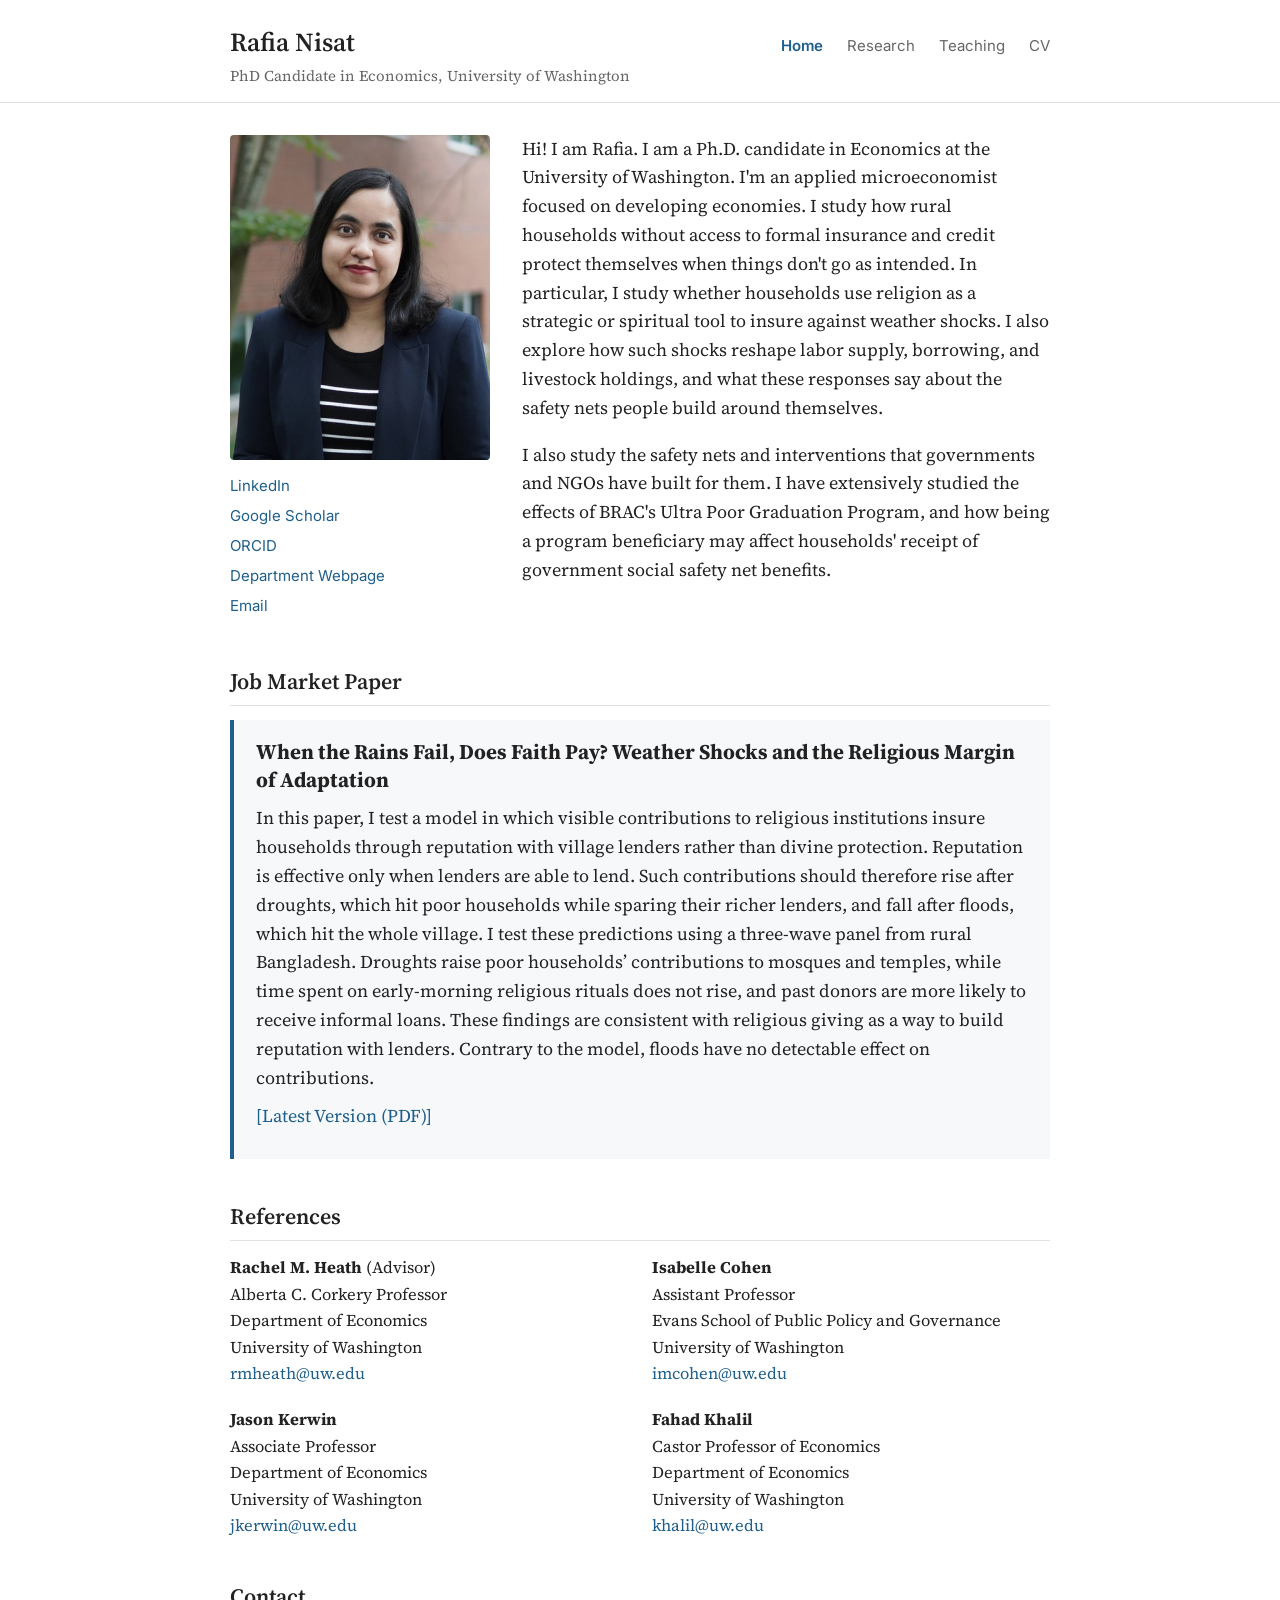
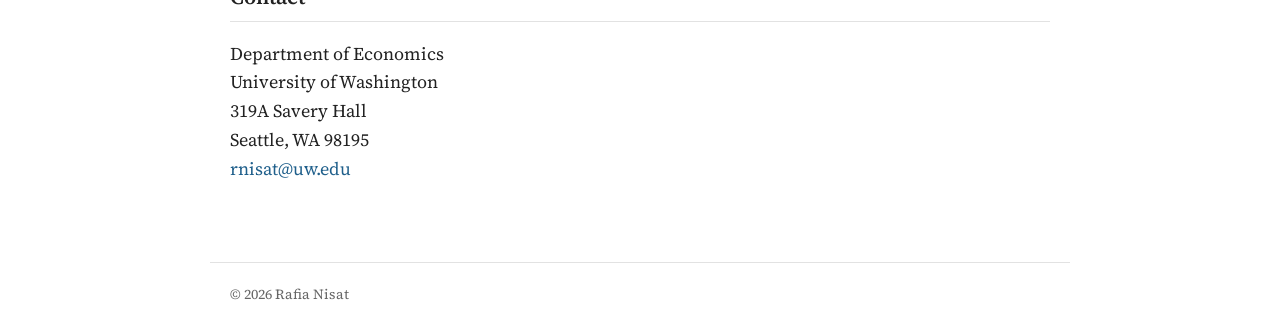
<file: index.html>
<!doctype html>
<html lang="en">
<head>
<meta charset="utf-8">
<meta name="viewport" content="width=device-width, initial-scale=1">
<title>Rafia Nisat</title>
<meta name="description" content="Rafia Nisat, PhD candidate in Economics at the University of Washington. Development economics.">
<link href="https://fonts.googleapis.com/css2?family=Source+Serif+4:wght@400;600&family=Inter:wght@400;600&display=swap" rel="stylesheet">
<link rel="stylesheet" href="style.css">
</head>
<body>

<header>
  <div class="header-inner">
    <a class="site-name" href="/">Rafia Nisat
      <span class="tagline">PhD Candidate in Economics, University of Washington</span>
    </a>
    <nav>
      <a class="current" href="/">Home</a>
      <a href="research.html">Research</a>
      <a href="teaching.html">Teaching</a>
      <a href="Nisat_CV.pdf">CV</a>
    </nav>
  </div>
</header>

<main>
  <div class="intro">
    <div class="intro-side">
      <img src="photo.jpg" alt="Rafia Nisat" onerror="this.style.display='none'">
      <ul class="side-links">
        <li><a href="https://www.linkedin.com/in/rafia-nisat-9b0210144">LinkedIn</a></li>
        <li><a href="https://scholar.google.com/citations?user=Uj-8zvYAAAAJ">Google Scholar</a></li>
        <li><a href="https://orcid.org/0009-0007-6997-2974">ORCID</a></li>
        <li><a href="https://econ.washington.edu/people/rafia-nisat">Department Webpage</a></li>
        <li><a href="mailto:rnisat@uw.edu">Email</a></li>
      </ul>
    </div>
    <div>
      <p>Hi! I am Rafia. I am a Ph.D. candidate in Economics at the University of Washington. I'm an applied microeconomist focused on developing economies. I study how rural households without access to formal insurance and credit protect themselves when things don't go as intended. In particular, I study whether households use religion as a strategic or spiritual tool to insure against weather shocks. I also explore how such shocks reshape labor supply, borrowing, and livestock holdings, and what these responses say about the safety nets people build around themselves.</p>
      <p>I also study the safety nets and interventions that governments and NGOs have built for them. I have extensively studied the effects of BRAC's Ultra Poor Graduation Program, and how being a program beneficiary may affect households' receipt of government social safety net benefits.</p>
    </div>
  </div>

  <h2>Job Market Paper</h2>
  <div class="jmp">
    <h3>When the Rains Fail, Does Faith Pay? Weather Shocks and the Religious Margin of Adaptation</h3>
    <p>In this paper, I test a model in which visible contributions to religious institutions insure households through reputation with village lenders rather than divine protection. Reputation is effective only when lenders are able to lend. Such contributions should therefore rise after droughts, which hit poor households while sparing their richer lenders, and fall after floods, which hit the whole village. I test these predictions using a three-wave panel from rural Bangladesh. Droughts raise poor households’ contributions to mosques and temples, while time spent on early-morning religious rituals does not rise, and past donors are more likely to receive informal loans. These findings are consistent with religious giving as a way to build reputation with lenders. Contrary to the model, floods have no detectable effect on contributions.</p>
    <p class="links"><a href="Nisat_JMP_WeatherShocks_Religion.pdf">[Latest Version (PDF)]</a></p>
  </div>

  <h2>References</h2>
  <div class="refs">
    <div>
      <strong>Rachel M. Heath</strong> (Advisor)<br>
      Alberta C. Corkery Professor<br>
      Department of Economics<br>
      University of Washington<br>
      <a href="mailto:rmheath@uw.edu">rmheath@uw.edu</a>
    </div>
    <div>
      <strong>Isabelle Cohen</strong><br>
      Assistant Professor<br>
      Evans School of Public Policy and Governance<br>
      University of Washington<br>
      <a href="mailto:imcohen@uw.edu">imcohen@uw.edu</a>
    </div>
    <div>
      <strong>Jason Kerwin</strong><br>
      Associate Professor<br>
      Department of Economics<br>
      University of Washington<br>
      <a href="mailto:jkerwin@uw.edu">jkerwin@uw.edu</a>
    </div>
    <div>
      <strong>Fahad Khalil</strong><br>
      Castor Professor of Economics<br>
      Department of Economics<br>
      University of Washington<br>
      <a href="mailto:khalil@uw.edu">khalil@uw.edu</a>
    </div>
  </div>

  <h2>Contact</h2>
  <p>
    Department of Economics<br>
    University of Washington<br>
    319A Savery Hall<br>
    Seattle, WA 98195<br>
    <a href="mailto:rnisat@uw.edu">rnisat@uw.edu</a>
  </p>
</main>

<footer>© 2026 Rafia Nisat</footer>
</body>
</html>
</file>
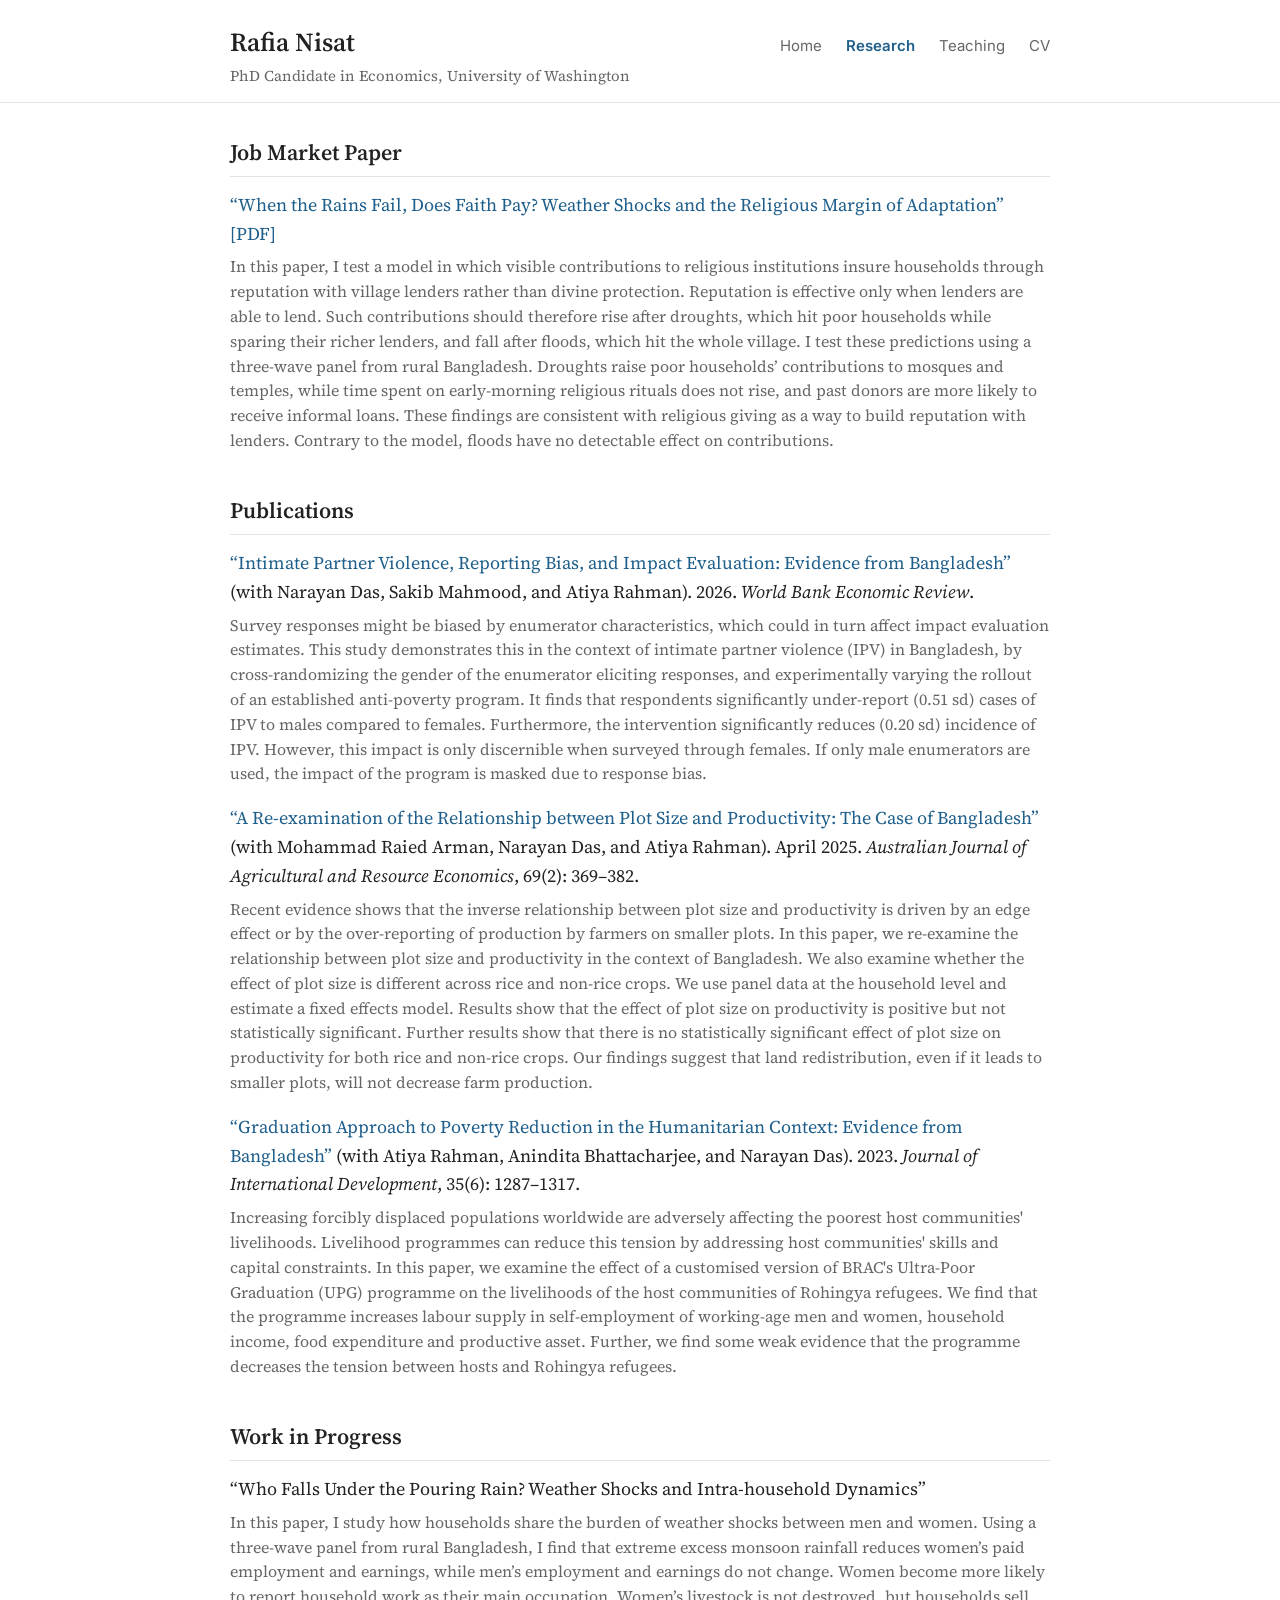
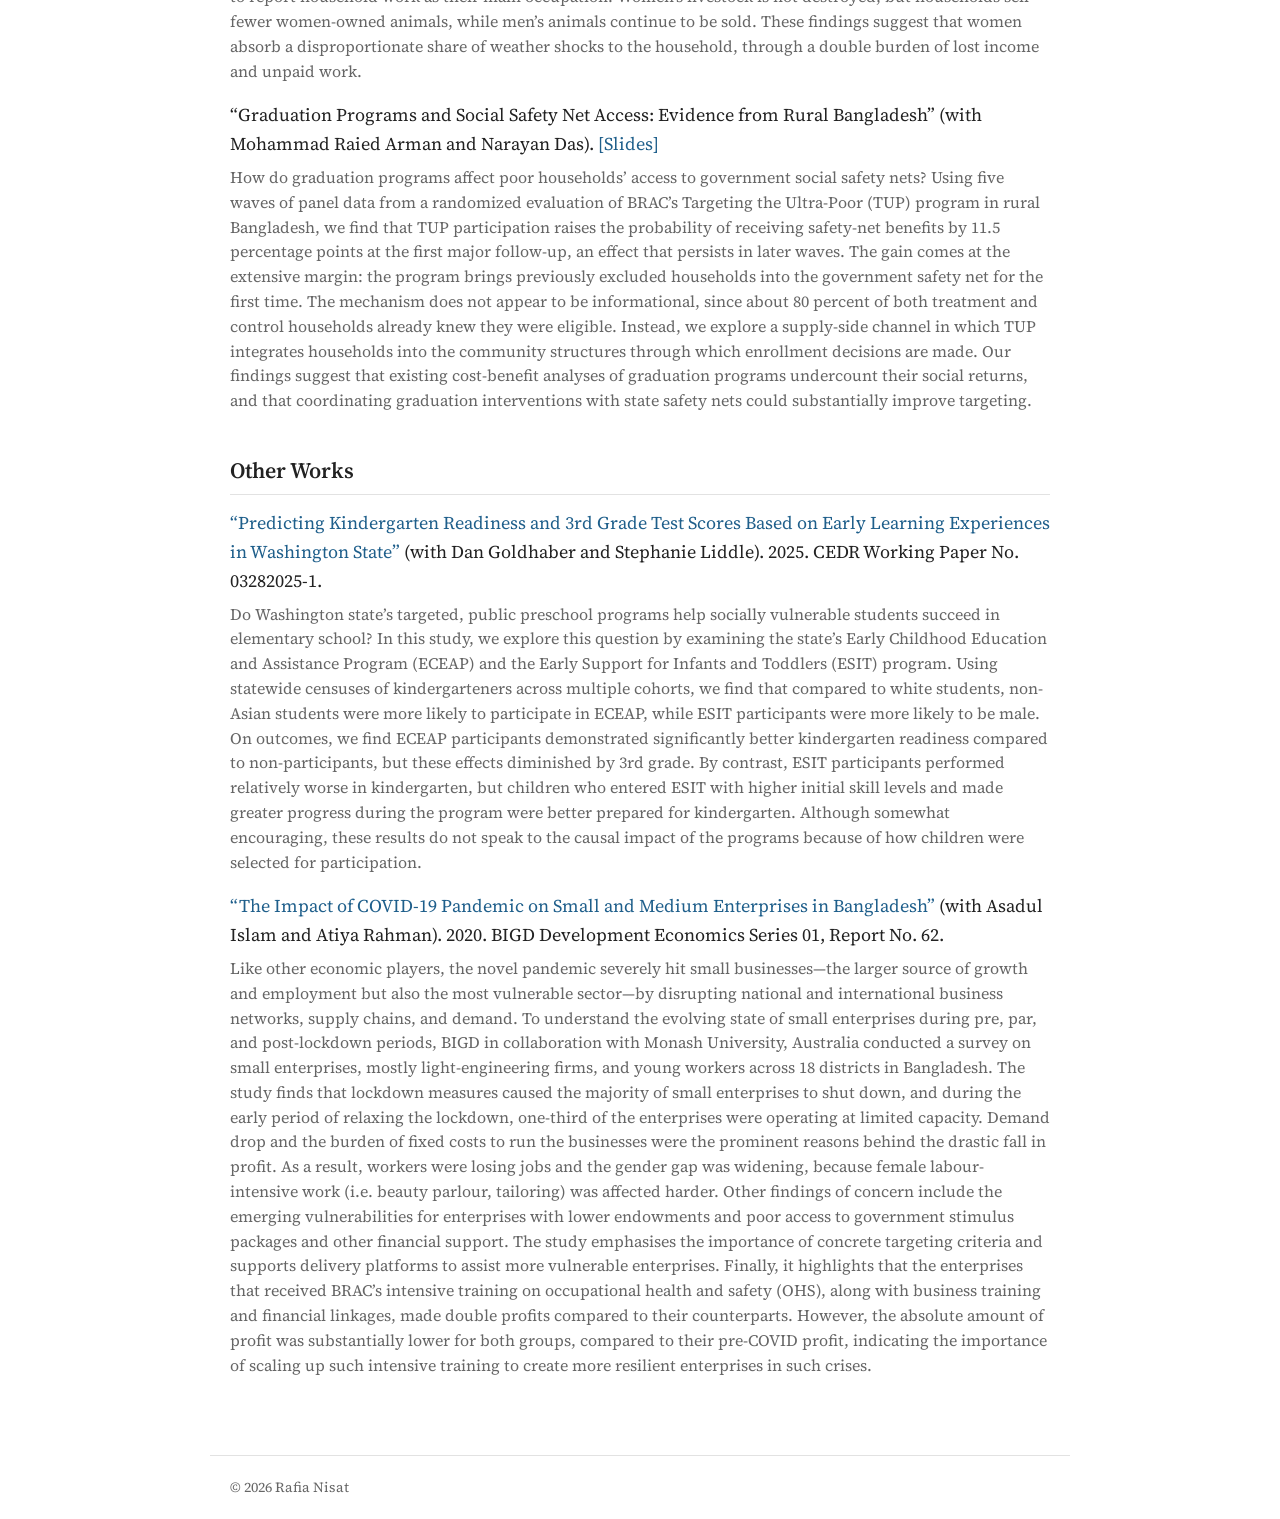
<file: research.html>
<!doctype html>
<html lang="en">
<head>
<meta charset="utf-8">
<meta name="viewport" content="width=device-width, initial-scale=1">
<title>Research | Rafia Nisat</title>
<link href="https://fonts.googleapis.com/css2?family=Source+Serif+4:wght@400;600&family=Inter:wght@400;600&display=swap" rel="stylesheet">
<link rel="stylesheet" href="style.css">
</head>
<body>

<header>
  <div class="header-inner">
    <a class="site-name" href="/">Rafia Nisat
      <span class="tagline">PhD Candidate in Economics, University of Washington</span>
    </a>
    <nav>
      <a href="/">Home</a>
      <a class="current" href="research.html">Research</a>
      <a href="teaching.html">Teaching</a>
      <a href="Nisat_CV.pdf">CV</a>
    </nav>
  </div>
</header>

<main>
  <h2 style="margin-top:0">Job Market Paper</h2>

  <div class="paper">
    <a href="Nisat_JMP_WeatherShocks_Religion.pdf">“When the Rains Fail, Does Faith Pay? Weather Shocks and the Religious Margin of Adaptation”</a>
    <span class="links"><a href="Nisat_JMP_WeatherShocks_Religion.pdf">[PDF]</a></span>
    <p class="abstract">In this paper, I test a model in which visible contributions to religious institutions insure households through reputation with village lenders rather than divine protection. Reputation is effective only when lenders are able to lend. Such contributions should therefore rise after droughts, which hit poor households while sparing their richer lenders, and fall after floods, which hit the whole village. I test these predictions using a three-wave panel from rural Bangladesh. Droughts raise poor households’ contributions to mosques and temples, while time spent on early-morning religious rituals does not rise, and past donors are more likely to receive informal loans. These findings are consistent with religious giving as a way to build reputation with lenders. Contrary to the model, floods have no detectable effect on contributions.</p>
  </div>

  <h2 id="publications">Publications</h2>

  <div class="paper">
    <a href="https://doi.org/10.1093/wber/lhag014">“Intimate Partner Violence, Reporting Bias, and Impact Evaluation: Evidence from Bangladesh”</a>
    (with Narayan Das, Sakib Mahmood, and Atiya Rahman). 2026. <em>World Bank Economic Review</em>.
    <p class="abstract">Survey responses might be biased by enumerator characteristics, which could in turn affect impact evaluation estimates. This study demonstrates this in the context of intimate partner violence (IPV) in Bangladesh, by cross-randomizing the gender of the enumerator eliciting responses, and experimentally varying the rollout of an established anti-poverty program. It finds that respondents significantly under-report (0.51 sd) cases of IPV to males compared to females. Furthermore, the intervention significantly reduces (0.20 sd) incidence of IPV. However, this impact is only discernible when surveyed through females. If only male enumerators are used, the impact of the program is masked due to response bias.</p>
  </div>

  <div class="paper">
    <a href="https://doi.org/10.1111/1467-8489.12613">“A Re-examination of the Relationship between Plot Size and Productivity: The Case of Bangladesh”</a>
    (with Mohammad Raied Arman, Narayan Das, and Atiya Rahman). April 2025. <em>Australian Journal of Agricultural and Resource Economics</em>, 69(2): 369–382.
    <p class="abstract">Recent evidence shows that the inverse relationship between plot size and productivity is driven by an edge effect or by the over‐reporting of production by farmers on smaller plots. In this paper, we re‐examine the relationship between plot size and productivity in the context of Bangladesh. We also examine whether the effect of plot size is different across rice and non‐rice crops. We use panel data at the household level and estimate a fixed effects model. Results show that the effect of plot size on productivity is positive but not statistically significant. Further results show that there is no statistically significant effect of plot size on productivity for both rice and non‐rice crops. Our findings suggest that land redistribution, even if it leads to smaller plots, will not decrease farm production.</p>
  </div>

  <div class="paper">
    <a href="https://doi.org/10.1002/jid.3728">“Graduation Approach to Poverty Reduction in the Humanitarian Context: Evidence from Bangladesh”</a>
    (with Atiya Rahman, Anindita Bhattacharjee, and Narayan Das). 2023. <em>Journal of International Development</em>, 35(6): 1287–1317.
    <p class="abstract">Increasing forcibly displaced populations worldwide are adversely affecting the poorest host communities' livelihoods. Livelihood programmes can reduce this tension by addressing host communities' skills and capital constraints. In this paper, we examine the effect of a customised version of BRAC's Ultra‐Poor Graduation (UPG) programme on the livelihoods of the host communities of Rohingya refugees. We find that the programme increases labour supply in self‐employment of working‐age men and women, household income, food expenditure and productive asset. Further, we find some weak evidence that the programme decreases the tension between hosts and Rohingya refugees.</p>
  </div>

  <h2 id="work-in-progress">Work in Progress</h2>

  <div class="paper">
    “Who Falls Under the Pouring Rain? Weather Shocks and Intra-household Dynamics”
    <p class="abstract">In this paper, I study how households share the burden of weather shocks between men and women. Using a three-wave panel from rural Bangladesh, I find that extreme excess monsoon rainfall reduces women’s paid employment and earnings, while men’s employment and earnings do not change. Women become more likely to report household work as their main occupation. Women’s livestock is not destroyed, but households sell fewer women-owned animals, while men’s animals continue to be sold. These findings suggest that women absorb a disproportionate share of weather shocks to the household, through a double burden of lost income and unpaid work.</p>
  </div>

  <div class="paper">
    “Graduation Programs and Social Safety Net Access: Evidence from Rural Bangladesh” (with Mohammad Raied Arman and Narayan Das).
    <span class="links"><a href="Arman_Das_Nisat_TUP_SafetyNets.pdf">[Slides]</a></span>
    <p class="abstract">How do graduation programs affect poor households’ access to government social safety nets? Using five waves of panel data from a randomized evaluation of BRAC’s Targeting the Ultra-Poor (TUP) program in rural Bangladesh, we find that TUP participation raises the probability of receiving safety-net benefits by 11.5 percentage points at the first major follow-up, an effect that persists in later waves. The gain comes at the extensive margin: the program brings previously excluded households into the government safety net for the first time. The mechanism does not appear to be informational, since about 80 percent of both treatment and control households already knew they were eligible. Instead, we explore a supply-side channel in which TUP integrates households into the community structures through which enrollment decisions are made. Our findings suggest that existing cost-benefit analyses of graduation programs undercount their social returns, and that coordinating graduation interventions with state safety nets could substantially improve targeting.</p>
  </div>

  <h2 id="other-works">Other Works</h2>

  <div class="paper">
    <a href="https://4f730634-e809-4181-92d7-ed1dc705414a.filesusr.com/ugd/f5f176_e16fb42cae9540ec8fcdcd018af90124.pdf">“Predicting Kindergarten Readiness and 3rd Grade Test Scores Based on Early Learning Experiences in Washington State”</a>
    (with Dan Goldhaber and Stephanie Liddle). 2025. CEDR Working Paper No. 03282025-1.
    <p class="abstract">Do Washington state’s targeted, public preschool programs help socially vulnerable students succeed in elementary school? In this study, we explore this question by examining the state’s Early Childhood Education and Assistance Program (ECEAP) and the Early Support for Infants and Toddlers (ESIT) program. Using statewide censuses of kindergarteners across multiple cohorts, we find that compared to white students, non-Asian students were more likely to participate in ECEAP, while ESIT participants were more likely to be male. On outcomes, we find ECEAP participants demonstrated significantly better kindergarten readiness compared to non-participants, but these effects diminished by 3rd grade. By contrast, ESIT participants performed relatively worse in kindergarten, but children who entered ESIT with higher initial skill levels and made greater progress during the program were better prepared for kindergarten. Although somewhat encouraging, these results do not speak to the causal impact of the programs because of how children were selected for participation.</p>
  </div>

  <div class="paper">
    <a href="https://bigd.bracu.ac.bd/wp-content/uploads/2021/03/WP_Impact-of-COVID-19-Pandemic-on-Small-and-Medium-Enterprises-in-Bangladesh.pdf">“The Impact of COVID-19 Pandemic on Small and Medium Enterprises in Bangladesh”</a>
    (with Asadul Islam and Atiya Rahman). 2020. BIGD Development Economics Series 01, Report No. 62.
    <p class="abstract">Like other economic players, the novel pandemic severely hit small businesses—the larger source of growth and employment but also the most vulnerable sector—by disrupting national and international business networks, supply chains, and demand. To understand the evolving state of small enterprises during pre, par, and post-lockdown periods, BIGD in collaboration with Monash University, Australia conducted a survey on small enterprises, mostly light-engineering firms, and young workers across 18 districts in Bangladesh. The study finds that lockdown measures caused the majority of small enterprises to shut down, and during the early period of relaxing the lockdown, one-third of the enterprises were operating at limited capacity. Demand drop and the burden of fixed costs to run the businesses were the prominent reasons behind the drastic fall in profit. As a result, workers were losing jobs and the gender gap was widening, because female labour-intensive work (i.e. beauty parlour, tailoring) was affected harder. Other findings of concern include the emerging vulnerabilities for enterprises with lower endowments and poor access to government stimulus packages and other financial support. The study emphasises the importance of concrete targeting criteria and supports delivery platforms to assist more vulnerable enterprises. Finally, it highlights that the enterprises that received BRAC’s intensive training on occupational health and safety (OHS), along with business training and financial linkages, made double profits compared to their counterparts. However, the absolute amount of profit was substantially lower for both groups, compared to their pre-COVID profit, indicating the importance of scaling up such intensive training to create more resilient enterprises in such crises.</p>
  </div>
</main>

<footer>© 2026 Rafia Nisat</footer>
</body>
</html>
</file>
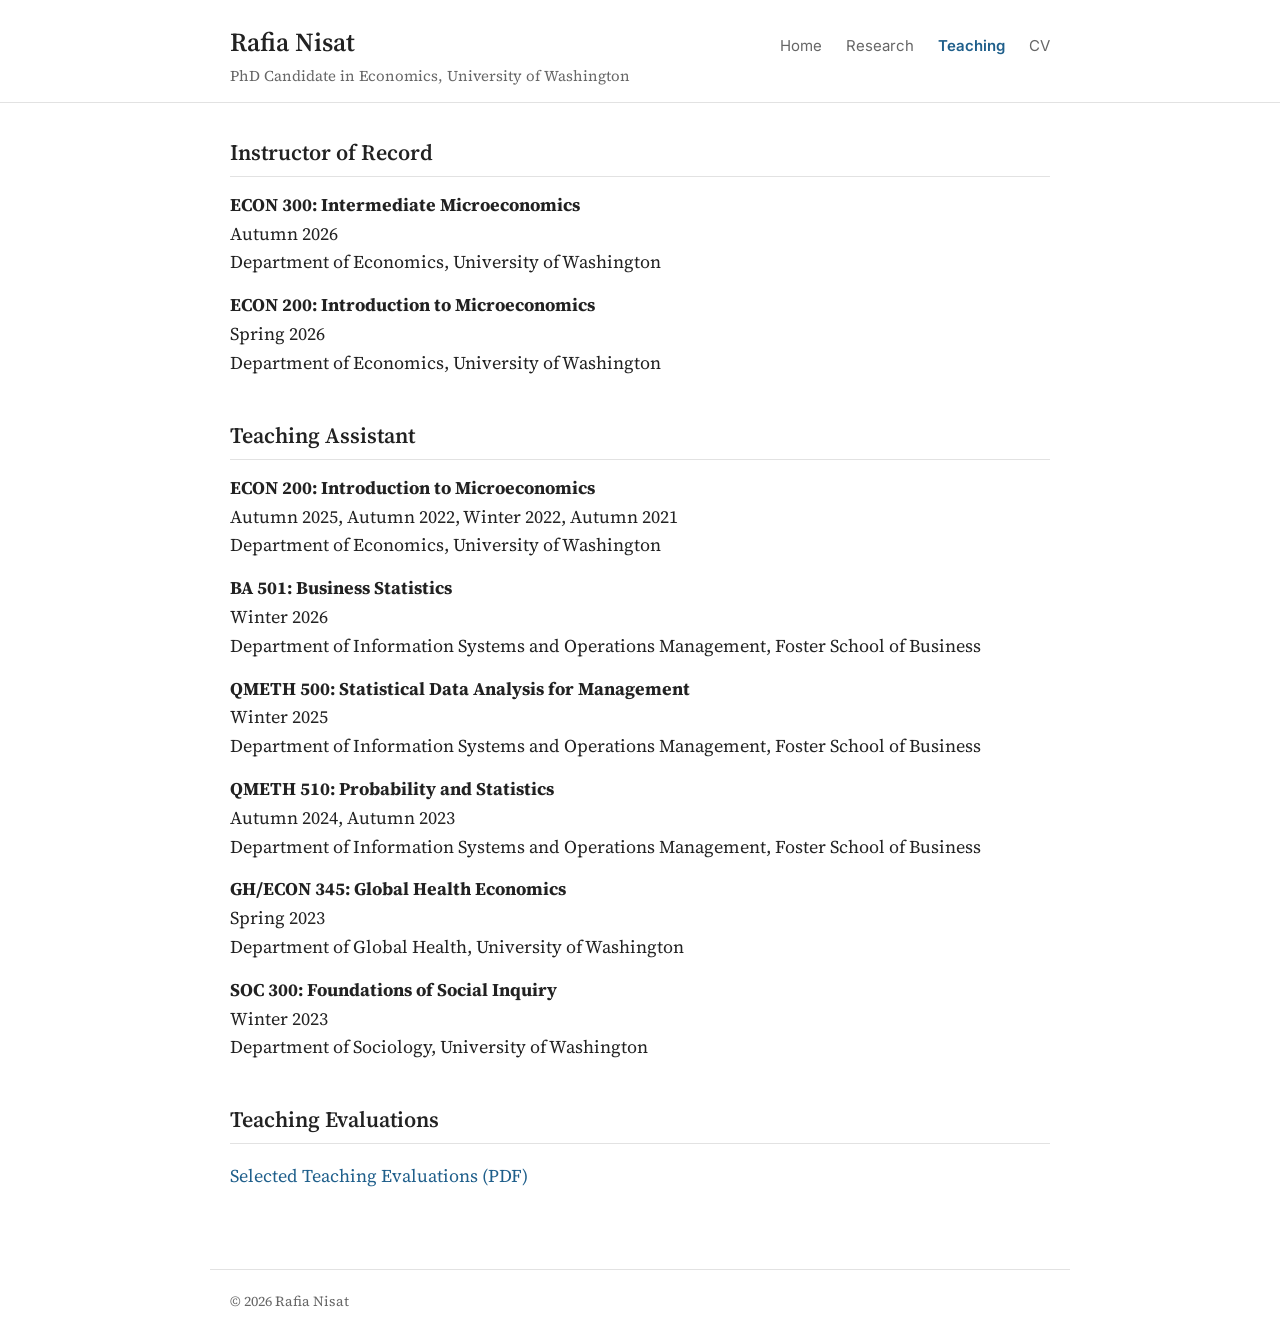
<file: teaching.html>
<!doctype html>
<html lang="en">
<head>
<meta charset="utf-8">
<meta name="viewport" content="width=device-width, initial-scale=1">
<title>Teaching | Rafia Nisat</title>
<link href="https://fonts.googleapis.com/css2?family=Source+Serif+4:wght@400;600&family=Inter:wght@400;600&display=swap" rel="stylesheet">
<link rel="stylesheet" href="style.css">
</head>
<body>

<header>
  <div class="header-inner">
    <a class="site-name" href="/">Rafia Nisat
      <span class="tagline">PhD Candidate in Economics, University of Washington</span>
    </a>
    <nav>
      <a href="/">Home</a>
      <a href="research.html">Research</a>
      <a class="current" href="teaching.html">Teaching</a>
      <a href="Nisat_CV.pdf">CV</a>
    </nav>
  </div>
</header>

<main>
  <h2 style="margin-top:0">Instructor of Record</h2>
  <p class="course"><strong>ECON 300: Intermediate Microeconomics</strong><br>
    Autumn 2026<br>
    Department of Economics, University of Washington</p>
  <p class="course"><strong>ECON 200: Introduction to Microeconomics</strong><br>
    Spring 2026<br>
    Department of Economics, University of Washington</p>

  <h2>Teaching Assistant</h2>
  <p class="course"><strong>ECON 200: Introduction to Microeconomics</strong><br>
    Autumn 2025, Autumn 2022, Winter 2022, Autumn 2021<br>
    Department of Economics, University of Washington</p>

  <p class="course"><strong>BA 501: Business Statistics</strong><br>
    Winter 2026<br>
    Department of Information Systems and Operations Management, Foster School of Business</p>
  <p class="course"><strong>QMETH 500: Statistical Data Analysis for Management</strong><br>
    Winter 2025<br>
    Department of Information Systems and Operations Management, Foster School of Business</p>
  <p class="course"><strong>QMETH 510: Probability and Statistics</strong><br>
    Autumn 2024, Autumn 2023<br>
    Department of Information Systems and Operations Management, Foster School of Business</p>

  <p class="course"><strong>GH/ECON 345: Global Health Economics</strong><br>
    Spring 2023<br>
    Department of Global Health, University of Washington</p>
  <p class="course"><strong>SOC 300: Foundations of Social Inquiry</strong><br>
    Winter 2023<br>
    Department of Sociology, University of Washington</p>

  <h2>Teaching Evaluations</h2>
  <p><a href="teaching-evaluations.pdf">Selected Teaching Evaluations (PDF)</a></p>
</main>

<footer>© 2026 Rafia Nisat</footer>
</body>
</html>
</file>
<file: style.css>
:root {
  --bg: #ffffff;
  --text: #222222;
  --muted: #666666;
  --accent: #1f5f8b;
  --rule: #e2e2e2;
  --box: #f6f8fa;
}
@media (prefers-color-scheme: dark) {
  :root {
    --bg: #16181b;
    --text: #e4e4e4;
    --muted: #a0a0a0;
    --accent: #7db8e0;
    --rule: #2c2f33;
    --box: #1e2125;
  }
}
* { box-sizing: border-box; }
body {
  margin: 0;
  background: var(--bg);
  color: var(--text);
  font-family: "Source Serif 4", Georgia, "Times New Roman", serif;
  font-size: 18px;
  line-height: 1.6;
}
a { color: var(--accent); text-decoration: none; }
a:hover { text-decoration: underline; }

/* Header and navigation */
header {
  border-bottom: 1px solid var(--rule);
}
.header-inner {
  max-width: 860px;
  margin: 0 auto;
  padding: 22px 20px 14px;
  display: flex;
  justify-content: space-between;
  align-items: baseline;
  flex-wrap: wrap;
  gap: 12px;
}
.site-name { font-size: 26px; font-weight: 600; color: var(--text); }
.site-name:hover { text-decoration: none; }
.tagline { display: block; font-size: 15px; color: var(--muted); font-weight: 400; }
nav { font-family: Inter, system-ui, sans-serif; font-size: 15px; }
nav a { margin-left: 20px; color: var(--muted); }
nav a:first-child { margin-left: 0; }
nav a.current { color: var(--accent); font-weight: 600; }

main { max-width: 860px; margin: 0 auto; padding: 32px 20px 60px; }

/* Homepage intro */
.intro { display: flex; gap: 32px; align-items: flex-start; }
.intro img { width: 260px; border-radius: 4px; flex-shrink: 0; }
.intro p:first-child { margin-top: 0; }
.market { font-weight: 600; }
.profile-links { font-family: Inter, system-ui, sans-serif; font-size: 15px; }
.profile-links a { margin-right: 16px; }

/* Section headings */
h2 {
  font-size: 22px;
  font-weight: 600;
  margin: 40px 0 14px;
  padding-bottom: 6px;
  border-bottom: 1px solid var(--rule);
}

/* Job market paper box */
.jmp {
  background: var(--box);
  border-left: 4px solid var(--accent);
  padding: 18px 22px;
  margin-top: 8px;
}
.jmp .label {
  font-family: Inter, system-ui, sans-serif;
  font-size: 13px;
  font-weight: 600;
  letter-spacing: .06em;
  text-transform: uppercase;
  color: var(--accent);
}
.jmp h3 { font-size: 21px; margin: 0 0 10px; line-height: 1.35; }
.jmp p { margin: 0 0 10px; }

/* Paper lists (Kerwin style) */
.paper { margin: 0 0 18px; }
.links a { white-space: nowrap; }
details { margin-top: 4px; }
summary { cursor: pointer; color: var(--accent); font-size: 16px; }
details p { margin: 6px 0 0; font-size: 16.5px; }

.refs { display: grid; grid-template-columns: repeat(2, 1fr); gap: 20px 24px; }
@media (max-width: 620px) { .refs { grid-template-columns: 1fr; } }
.refs div { font-size: 16.5px; }

footer {
  max-width: 860px; margin: 0 auto; padding: 20px;
  border-top: 1px solid var(--rule);
  font-size: 14px; color: var(--muted);
}

@media (max-width: 620px) {
  body { font-size: 17px; }
  .intro { flex-direction: column; gap: 18px; }
  .intro img { width: 150px; }
  nav a { margin-left: 14px; }
}

/* Teaching page */
.sub { font-family: Inter, system-ui, sans-serif; font-size: 14px; font-weight: 600; color: var(--muted); text-transform: uppercase; letter-spacing: .05em; margin: 22px 0 8px; }
.course { margin: 0 0 14px; }

/* Abstracts shown as text on the Research page */
.abstract { margin: 6px 0 0; font-size: 16px; color: var(--muted); line-height: 1.55; }

/* Photo column with links stacked underneath */
.intro-side { flex-shrink: 0; width: 260px; }
.intro-side img { width: 100%; display: block; }
.side-links { font-family: Inter, system-ui, sans-serif; font-size: 15px; margin: 14px 0 0; padding: 0; list-style: none; }
.side-links li { margin: 0 0 6px; }
@media (max-width: 620px) { .intro-side { width: 150px; } }
</file>
